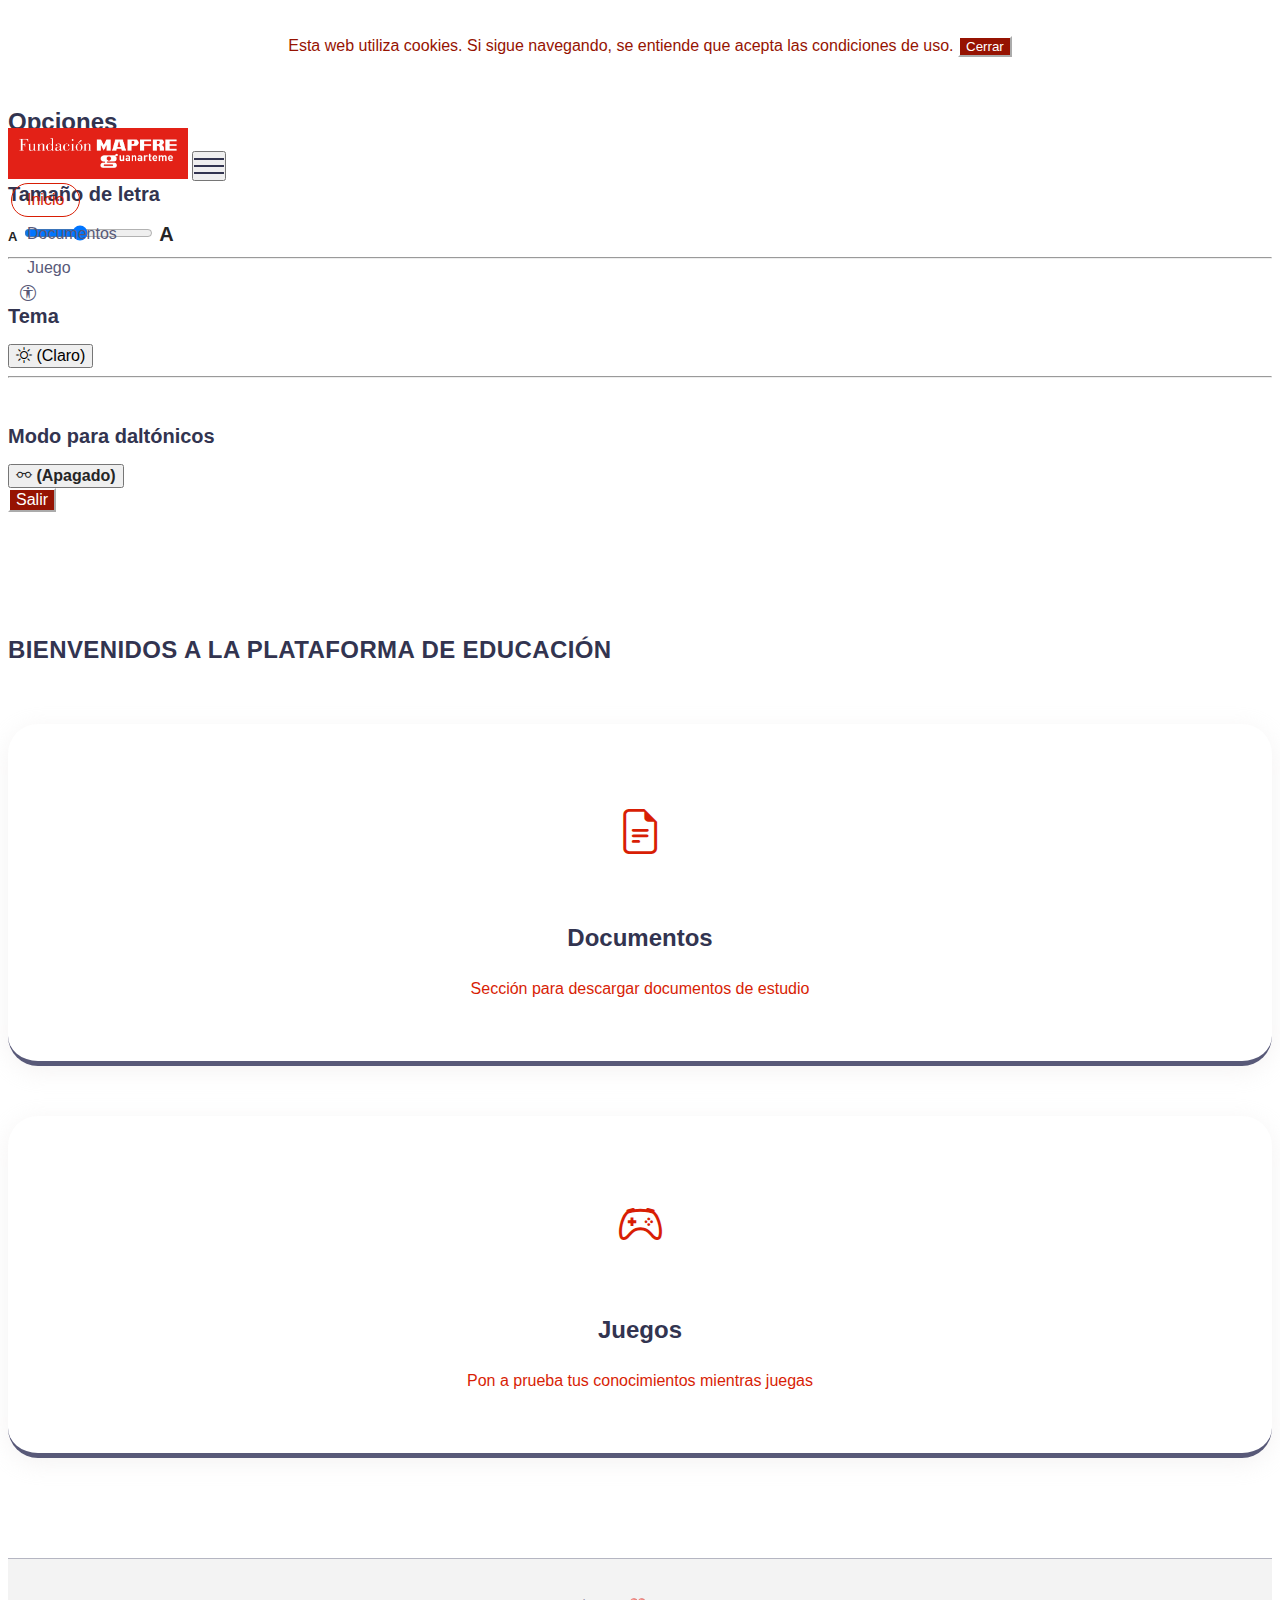
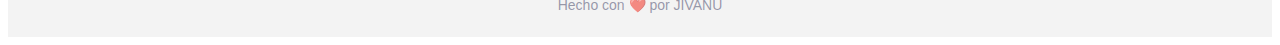
<file: index.html>
<!DOCTYPE html>
<html class="no-js" lang="es">

<head>
    <!-- Metadata -->
    <meta charset="UTF-8" />
    <meta http-equiv="Expires" content="-1">
    <meta http-equiv="Last-Modified" content="0">
    <meta http-equiv="Cache-Control" content="no-cache, mustrevalidate">
    <meta http-equiv="Pragma" content="no-cache">
    <meta http-equiv="Content-Type" content="text/html; ISO-8859-1" />
    <meta name="DC.Language" scheme="RFC1766" content="Spanish" />
    <meta name="AUTHOR" content="JIVANU Inc." />
    <meta name="REPLY-TO" content="jivanu.inc@gmail.com" />
    <meta name="DESCRIPTION"
        content="Aplicación de juego para el concurso de Gamificación de la Fundación MAPFRE Guanarteme" />
    <meta name="KEYWORDS" content="Gamificacion,mapfre,jivanu" />
    <meta name="Resource-type" content="Homepage" />
    <meta name="DateCreated" content="Fri, 15 April 2022 00:00:00 GMT+1" />
    <meta name="robots" content="NOFOLLOW" />
    <meta name="viewport" content="width=device-width, initial-scale=1.0" />
    <!-- Favicon -->
    <link rel="shortcut icon" href="./favicon.ico" />
    <!-- Title -->
    <title>Gamificación</title>
    <!-- Bootstrap 5 -->
    <link href="https://cdn.jsdelivr.net/npm/bootstrap@5.1.3/dist/css/bootstrap.min.css" rel="stylesheet"
        integrity="sha384-1BmE4kWBq78iYhFldvKuhfTAU6auU8tT94WrHftjDbrCEXSU1oBoqyl2QvZ6jIW3" crossorigin="anonymous" />
    <!-- Bootstrap Icons CDN -->
    <link rel="stylesheet" href="https://cdn.jsdelivr.net/npm/bootstrap-icons@1.9.1/font/bootstrap-icons.css">
    <!-- CSS -->
    <link rel="stylesheet" href="estilos/style.css" />
    <link rel="stylesheet" href="" id="theme" />
    <!-- CSS Colorblind -->
    <link rel="stylesheet" href="" id="colorblind_css" />
    <!-- Cookies Message -->
    <link rel="stylesheet" href="./estilos/cookiesMessage.css? 1">
    <script>
        alert("Si tiene problemas para ver el juego, por favor, recargue sin la caché.\n\n[*] Windows: Ctrl + F5\n\n[*] Mac: Cmd + Shift + R");
    </script>
</head>

<body class="d-flex flex-column min-vh-100">
    <div id="cookiesMessage"></div>
    <div id="header">
        <section id="home" class="hero-section-wrapper-5">
            <header class="header header-6">
                <div class="navbar-area">
                    <div class="container">
                        <div class="row align-items-center">
                            <div class="col-lg-12">
                                <nav class="navbar navbar-expand-lg">
                                    <a class="navbar-brand" href="https://www.fundacionmapfreguanarteme.org/"
                                        target="_blank">
                                        <img class="img-fluid" src="media/imagenes/logo.jpg"
                                            alt="Fundación MAPFRE Guanarteme" id="logo" />
                                    </a>
                                    <button class="navbar-toggler" type="button" data-bs-toggle="collapse"
                                        data-bs-target="#navbarSupportedContent6"
                                        aria-controls="navbarSupportedContent6" aria-expanded="false"
                                        aria-label="Toggle navigation">
                                        <span class="toggler-icon"></span>
                                        <span class="toggler-icon"></span>
                                        <span class="toggler-icon"></span>
                                    </button>
                                    <div class="collapse navbar-collapse sub-menu-bar" id="navbarSupportedContent6">
                                        <ul id="nav6" class="navbar-nav ms-auto">
                                            <li class="nav-item mb-1">
                                                <a href="#inicio" class="active" id="index">Inicio</a>
                                            </li>
                                            <li class="nav-item mb-1">
                                                <a href="#documentos" class="" id="documents">Documentos</a>
                                            </li>
                                            <li class="nav-item">
                                                <a href="#juego" class="" id="game">Juego</a>
                                            </li>
                                        </ul>
                                    </div>
                                    <div class="header-action d-flex">
                                        <a href="#" data-bs-toggle="modal" data-bs-target="#accesibility">
                                            <i class="bi bi-universal-access-circle"></i>
                                        </a>
                                    </div>
                                </nav>
                            </div>
                        </div>
                    </div>
                </div>
            </header>
        </section>

        <!-- Modal accesibility -->
        <div class="modal fade" id="accesibility" role="dialog" aria-labelledby="staticBackdropLabel" aria-hidden="true"
            data-bs-keyboard="true">
            <div class="modal-dialog">
                <div class="modal-content text-center" id="modal_content">
                    <div class="modal-body">
                        <div class="modal-header">
                            <h5 class="modal-title" id="staticBackdropLabel" style="font-size: 24px;">
                                Opciones
                            </h5>
                        </div>
                        <div class="modal-body black-text">
                            <h6 class="mb-3" style="font-size: 20px;">Tamaño de letra</h6>
                            <p>
                                <span class="smaller" style="font-size: 13px;">A</span>
                                <input type="range" min="13" max="20" value="16" step="1" class="slider" id="myRange"
                                    style="font-size: 16px;">
                                <span class="bigger" style="font-size: 20px;">A</span>
                                <br />
                                <output id="outputRange" style="font-size: 16px;"></output>
                            </p>
                            <hr />
                            <h6 class="mb-3" style="font-size: 20px;">Tema</h6>
                            <p>
                                <button type="button" class="btn btn-outline-dark" value="light" id="themeButton"
                                    style="font-size: 16px;">
                                    <i class="bi bi-brightness-high"></i>
                                    (Claro)
                                </button>
                            </p>
                            <hr />
                            <h6 class="mb-3" style="font-size: 20px;">Modo para daltónicos</h6>
                            <p>
                                <button type="button" class="btn btn-warning black-text-daltonic" value="0"
                                    id="daltonicButton" style="font-size: 16px;">
                                    <i class="bi bi-eyeglasses"></i> (Apagado)
                                </button>
                            </p>
                        </div>
                    </div>
                    <div class="modal-footer">
                        <button type="button" class="btn btn-primary" data-bs-dismiss="modal" id="close"
                            style="font-size: 16px;">
                            Salir
                        </button>
                    </div>
                </div>
            </div>
        </div>
    </div>
    <section id="feature" class="feature-section feature-style-5">

    </section>
    <div id="footer" class="footer footer-style-4 mt-auto">
        <footer class="footer footer-style-4 mt-auto">
            <div class="copyright-wrapper">
                <p>
                    Hecho con ❤️ por
                    <a href="https://github.com/JIVANU-Inc" target="_blank" rel="noopener noreferrer">JIVANU</a>
                </p>
            </div>
        </footer>
    </div>
    <!-- JavaScript -->
    <script charset="UTF-8" language="javascript" type="text/javascript" src="./scripts/jquery-3.6.0.min.js"></script>
    <script charset="UTF-8" language="javascript" type="text/javascript" src="./scripts/cextapi.js"></script>
    <script>
        document.write("<s" + "cript type='text/javascript'src='./scripts/main.js?" + new Date().getTime() + "'></scr" + "ipt>"); 
    </script>
    <!-- Bootstrap JS -->
    <script src="https://cdn.jsdelivr.net/npm/bootstrap@5.1.3/dist/js/bootstrap.bundle.min.js"
        integrity="sha384-ka7Sk0Gln4gmtz2MlQnikT1wXgYsOg+OMhuP+IlRH9sENBO0LRn5q+8nbTov4+1p"
        crossorigin="anonymous"></script>
</body>

</html>
</file>
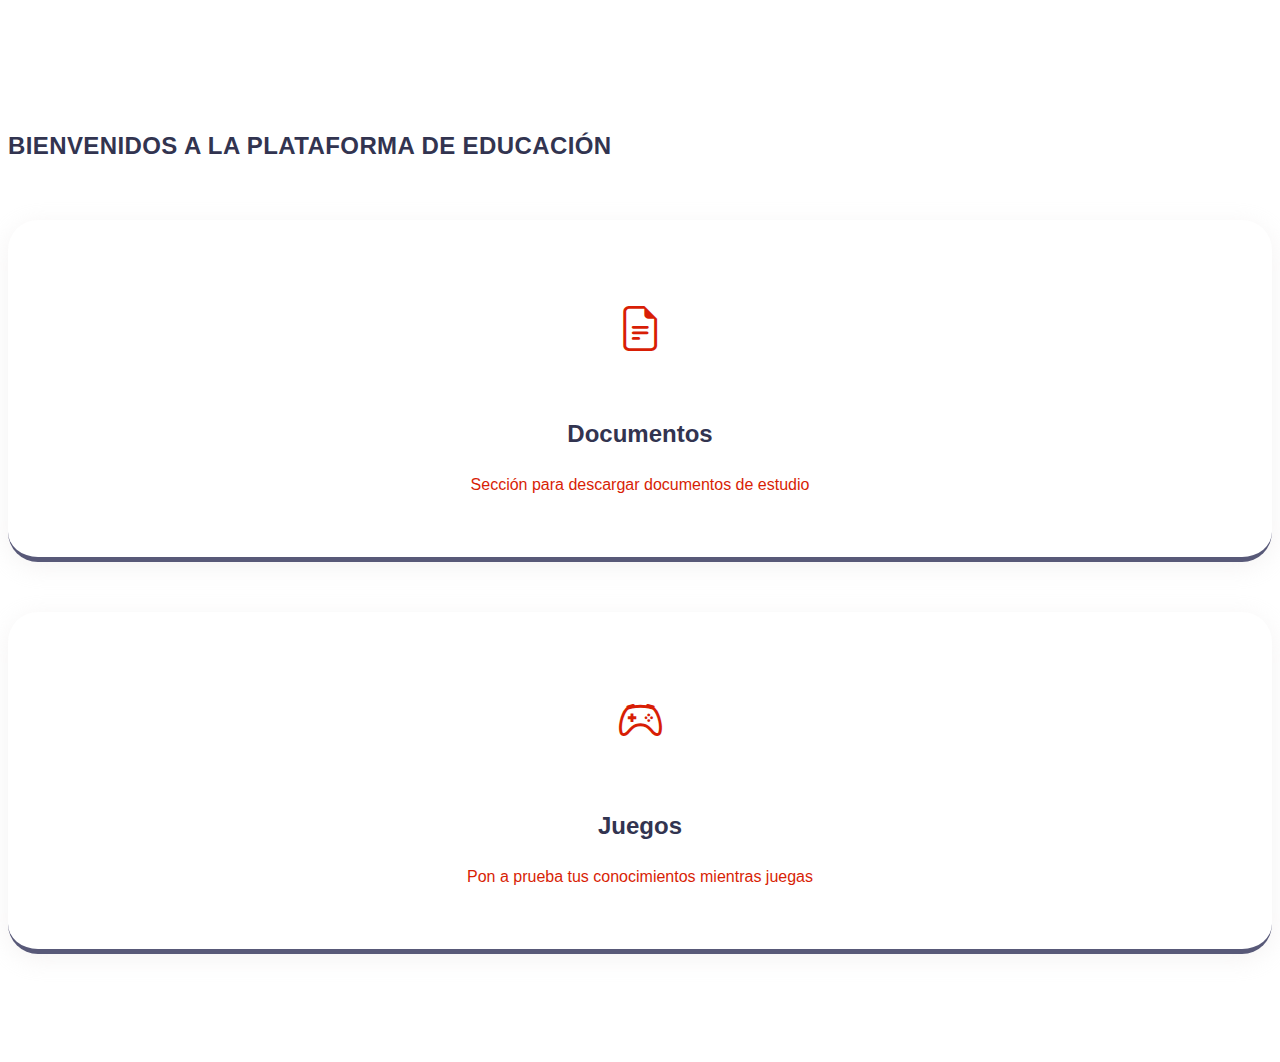
<file: files.html>
<!DOCTYPE html>
<html class="no-js" lang="es">

<head>
    <!-- Metadata -->
    <meta charset="UTF-8" />
    <meta http-equiv="Content-Type" content="text/html; ISO-8859-1" />
    <meta name="DC.Language" scheme="RFC1766" content="Spanish" />
    <meta name="AUTHOR" content="JIVANU Inc." />
    <meta name="REPLY-TO" content="jivanu.inc@gmail.com" />
    <meta name="DESCRIPTION"
        content="Aplicación de juego para el concurso de Gamificación de la Fundación MAPFRE Guanarteme" />
    <meta name="KEYWORDS" content="Gamificacion,mapfre,jivanu" />
    <meta name="Resource-type" content="Homepage" />
    <meta name="DateCreated" content="Fri, 15 April 2022 00:00:00 GMT+1" />
    <meta name="robots" content="NOFOLLOW" />
    <meta name="viewport" content="width=device-width, initial-scale=1.0" />
    <!-- Favicon -->
    <link rel="shortcut icon" href="./favicon.ico" />
    <!-- Title -->
    <title>Gamificación</title>
    <!-- Bootstrap 5 -->
    <link href="https://cdn.jsdelivr.net/npm/bootstrap@5.1.3/dist/css/bootstrap.min.css" rel="stylesheet"
        integrity="sha384-1BmE4kWBq78iYhFldvKuhfTAU6auU8tT94WrHftjDbrCEXSU1oBoqyl2QvZ6jIW3" crossorigin="anonymous" />
    <!-- Bootstrap Icons CDN -->
    <link rel="stylesheet" href="https://cdn.jsdelivr.net/npm/bootstrap-icons@1.8.1/font/bootstrap-icons.css" />
    <!-- Font Awesome Icons CDN -->
    <link rel="stylesheet" href="https://cdnjs.cloudflare.com/ajax/libs/font-awesome/5.15.2/css/all.min.css" />
    <!-- CSS -->
    <link rel="stylesheet" href="estilos/style.css" id="theme" />
    <!-- CSS Colorblind -->
    <link rel="stylesheet" href="" id="colorblind_css" />
</head>

<body class="d-flex flex-column min-vh-100">
    <div id="preloader"></div>

    <div id="header"></div>

    <section id="feature" class="feature-section feature-style-5">
        <div class="container">
            <div class="row justify-content-center">
                <div class="col-xxl-5 col-xl-5 col-lg-7 col-md-8" style="width: 700px">
                    <div class="section-title text-center mb-60">
                        <h3 class="mb-15">DOCUMENTOS DE ESTUDIO</h3>
                    </div>
                </div>
            </div>
        </div>
        <div class="row justify-content-center">
            <div class="col-auto">
                <table class="table table-responsive">
                    <thead>
                        <tr>
                            <th>Nombre del archivo</th>
                            <th>Descargar</th>
                        </tr>
                    </thead>
                    <tbody>
                        <tr>
                            <td>Seguro Combinado del Hogar</td>
                            <td class="text-center"><a class="btn btn-success"
                                    href="./documentos/seguro-combinado-del-hogar.pdf"
                                    download="seguro-combinado-del-hogar.pdf"><i class="bi bi-download"></i></a></td>
                        </tr>
                        <tr>
                            <td>Seguro de Edificio de Viviendas</td>
                            <td class="text-center"><a class="btn btn-success"
                                    href="./documentos/seguro-de-edificio-de-viviendas.pdf"
                                    download="seguro-de-edificio-de-viviendas.pdf"><i class="bi bi-download"></i></a>
                            </td>
                        </tr>
                        <tr>
                            <td>Seguro de Protección de Alquileres</td>
                            <td class="text-center"><a class="btn btn-success"
                                    href="./documentos/seguro-de-proteccion-de-alquileres.pdf"
                                    download="seguro-de-proteccion-de-alquileres.pdf"><i class="bi bi-download"></i></a>
                            </td>
                        </tr>
                        <tr>
                            <td>Seguro Multirriesgo Comercios y Autoemprendedores</td>
                            <td class="text-center"><a class="btn btn-success"
                                    href="./documentos/seguro-multirriesgo-comercios-y-autoemprendedores.pdf"
                                    download="seguro-multirriesgo-comercios-y-autoemprendedores.pdf"><i
                                        class="bi bi-download"></i></a>
                            </td>
                        </tr>
                        <tr>
                            <td>Seguro Multirriesgo Empresarial</td>
                            <td class="text-center"><a class="btn btn-success"
                                    href="./documentos/seguro-multirriesgo-empresarial.pdf"
                                    download="seguro-multirriesgo-empresarial.pdf"><i class="bi bi-download"></i></a>
                            </td>
                        </tr>
                    </tbody>
                </table>
            </div>
        </div>
    </section>

    <div id="footer" class="footer footer-style-4 mt-auto"></div>

    <!-- JavaScript -->
    <script src="./scripts/main.js"></script>
    <!-- Bootstrap JS -->
    <script src="https://cdn.jsdelivr.net/npm/bootstrap@5.1.3/dist/js/bootstrap.bundle.min.js"
        integrity="sha384-ka7Sk0Gln4gmtz2MlQnikT1wXgYsOg+OMhuP+IlRH9sENBO0LRn5q+8nbTov4+1p"
        crossorigin="anonymous"></script>
    <!-- jQuery CDN -->
    <script src="https://code.jquery.com/jquery-3.3.1.min.js"></script>
</body>

</html>
</file>
<file: estilos/style.css>
html {
    scroll-behavior: smooth;
    font-size: 16px;
    min-width: 275px;
}

body {
    font-family: "Heebo", sans-serif;
    color: #961302;
}

ul {
    margin: 0;
    padding: 0;
    list-style: none;
}

a {
    text-decoration: none;
    transition: all 0.3s ease-out 0s;
}

a:hover {
    text-decoration: none;
}

button {
    transition: all 0.3s ease-out 0s;
}

@media (max-width: 767px) {
    .container {
        padding: 0 30px;
    }
}

.preloader {
    position: fixed;
    top: 0;
    left: 0;
    display: table;
    height: 100%;
    width: 100%;
    background: #ffffff;
    z-index: 99999;
}

.preloader .loader {
    display: table-cell;
    vertical-align: middle;
    text-align: center;
}

.preloader .loader .spinner {
    position: absolute;
    left: 50%;
    top: 50%;
    width: 64px;
    margin-left: -32px;
    z-index: 18;
    pointer-events: none;
}

.preloader .loader .spinner .spinner-container {
    pointer-events: none;
    position: absolute;
    width: 100%;
    padding-bottom: 100%;
    top: 50%;
    left: 50%;
    margin-top: -50%;
    margin-left: -50%;
    animation: spinner-linspin 1568.2353ms linear infinite;
}

.preloader .loader .spinner .spinner-container .spinner-rotator {
    position: absolute;
    width: 100%;
    height: 100%;
    animation: spinner-easespin 5332ms cubic-bezier(0.4, 0, 0.2, 1) infinite
        both;
}

.preloader .loader .spinner .spinner-container .spinner-rotator .spinner-left {
    position: absolute;
    top: 0;
    left: 0;
    bottom: 0;
    overflow: hidden;
    right: 50%;
}

.preloader .loader .spinner .spinner-container .spinner-rotator .spinner-right {
    position: absolute;
    top: 0;
    right: 0;
    bottom: 0;
    overflow: hidden;
    left: 50%;
}

.preloader .loader .spinner-circle {
    box-sizing: border-box;
    position: absolute;
    width: 200%;
    height: 100%;
    border-style: solid;
    border-color: #d81e05 #d81e05 #e9e9e9;
    border-radius: 50%;
    border-width: 6px;
}

.preloader .loader .spinner-left .spinner-circle {
    left: 0;
    right: -100%;
    border-right-color: #e9e9e9;
    animation: spinner-left-spin 1333ms cubic-bezier(0.4, 0, 0.2, 1) infinite
        both;
}

.preloader .loader .spinner-right .spinner-circle {
    left: -100%;
    right: 0;
    border-left-color: #e9e9e9;
    animation: right-spin 1333ms cubic-bezier(0.4, 0, 0.2, 1) infinite both;
}

@keyframes spinner-linspin {
    to {
        transform: rotate(360deg);
    }
}

@keyframes spinner-easespin {
    12.5% {
        transform: rotate(135deg);
    }
    25% {
        transform: rotate(270deg);
    }
    37.5% {
        transform: rotate(405deg);
    }
    50% {
        transform: rotate(540deg);
    }
    62.5% {
        transform: rotate(675deg);
    }
    75% {
        transform: rotate(810deg);
    }
    87.5% {
        transform: rotate(945deg);
    }
    to {
        transform: rotate(1080deg);
    }
}

@keyframes spinner-left-spin {
    0% {
        transform: rotate(130deg);
    }
    50% {
        transform: rotate(-5deg);
    }
    to {
        transform: rotate(130deg);
    }
}

@keyframes right-spin {
    0% {
        transform: rotate(-130deg);
    }
    50% {
        transform: rotate(5deg);
    }
    to {
        transform: rotate(-130deg);
    }
}

h1,
h2,
h3,
h4,
h5,
h6,
.h1,
.h2,
.h3,
.h4,
.h5,
.h6 {
    font-weight: 700;
    color: #323450;
    margin-bottom: 0;
    font-family: "Fira Sans", sans-serif;
}

h1,
.h1 {
    font-size: 5rem;
    letter-spacing: 0.7px;
}

h2,
.h2 {
    font-size: 3.75rem;
    letter-spacing: 0.7px;
}

h3,
.h3 {
    font-size: 2.5rem;
    letter-spacing: 0.4px;
}

h4,
.h4 {
    font-size: 1.875rem;
    letter-spacing: 0.35px;
}

h5,
.h5 {
    font-size: 1.5rem;
}

h6,
.h6 {
    font-size: 1.25rem;
}

.font-weight-bold {
    font-weight: 700;
}

.font-weight-semi-bold {
    font-weight: 600;
}

.font-weight-medium {
    font-weight: 500;
}

.font-weight-regular {
    font-weight: 400;
}

.font-weight-light {
    font-weight: 300;
}

.body-font-size {
    font-size: 16px;
}

.font-size-sm {
    font-size: 14px;
}

.font-size-xs {
    font-size: 12px;
}

.caption-font-size {
    font-size: 14px;
}

p {
    font-size: 1rem;
    line-height: 24px;
    margin-bottom: 0px;
}

.button {
    height: 44px;
    font-size: 18px;
    font-weight: 500;
    box-sizing: border-box;
    line-height: 1;
    display: inline-flex;
    justify-content: center;
    align-items: center;
    background: #d81e05;
    color: #ffffff;
    border: 1px solid transparent;
    position: relative;
    z-index: 1;
    padding: 0 25px;
    overflow: hidden;
}

.button i {
    padding-left: 20px;
}

.button::before {
    content: "";
    position: absolute;
    top: 50%;
    left: 50%;
    width: 0;
    height: 0;
    padding: 50%;
    border-radius: 50%;
    margin: auto;
    background: rgba(0, 0, 0, 0.1);
    z-index: -1;
    transition: all 0.4s linear;
    transform: translate3d(-50%, -50%, 0) scale(0);
}

.button:hover {
    color: #ffffff;
}

.button:hover::before {
    transform: translate3d(-50%, -50%, 0) scale(1.5);
}

.button.border-button {
    background: transparent;
    color: #d81e05;
    border-color: #d81e05;
}

.button.border-button::before {
    background: rgba(216, 30, 5, 0.16);
}

.button-lg {
    height: 64px;
}

.button-sm {
    height: 34px;
    font-size: 16px;
    font-weight: 400;
}

.header {
    background: #ffffff;
}

@media only screen and (min-width: 768px) and (max-width: 991px) {
    .header.header-6 .header-action {
        position: absolute;
        right: 60px;
    }
}

@media (max-width: 767px) {
    .header.header-6 .header-action {
        position: absolute;
        right: 60px;
    }
}

.header.header-6 .header-action a {
    font-size: 16px;
    color: #585978;
    padding: 12px;
}

.header.header-6 .navbar {
    padding: 20px 0;
    border-radius: 0px;
    position: relative;
    transition: all 0.3s ease-out 0s;
}

@media only screen and (min-width: 768px) and (max-width: 991px) {
    .header.header-6 .navbar {
        padding: 17px 0;
    }
}

@media (max-width: 767px) {
    .header.header-6 .navbar {
        padding: 17px 0;
    }
}

.header.header-6 .navbar-brand {
    padding: 0;
}

.header.header-6 .navbar-brand img {
    max-width: 180px;
}

.header.header-6 .navbar-toggler {
    padding: 0;
}

.header.header-6 .navbar-toggler:focus {
    outline: none;
    box-shadow: none;
}

.header.header-6 .navbar-toggler .toggler-icon {
    width: 30px;
    height: 2px;
    background-color: #323450;
    display: block;
    margin: 5px 0;
    position: relative;
    transition: all 0.3s ease-out 0s;
}

.header.header-6 .navbar-toggler.active .toggler-icon:nth-of-type(1) {
    transform: rotate(45deg);
    top: 7px;
}

.header.header-6 .navbar-toggler.active .toggler-icon:nth-of-type(2) {
    opacity: 0;
}

.header.header-6 .navbar-toggler.active .toggler-icon:nth-of-type(3) {
    transform: rotate(135deg);
    top: -7px;
}

@media only screen and (min-width: 768px) and (max-width: 991px) {
    .header.header-6 .navbar-collapse {
        position: absolute;
        top: 100%;
        left: 0;
        width: 100%;
        background-color: #ffffff;
        z-index: 9;
        box-shadow: 0px 15px 20px 0px rgba(0, 0, 0, 0.1);
        padding: 5px 12px;
    }
}

@media (max-width: 767px) {
    .header.header-6 .navbar-collapse {
        position: absolute;
        top: 100%;
        left: 0;
        width: 100%;
        background-color: #ffffff;
        z-index: 9;
        box-shadow: 0px 15px 20px 0px rgba(50, 52, 80, 0.1);
        padding: 5px 12px;
    }
}

.header.header-6 .navbar-nav .nav-item {
    position: relative;
}

.header.header-6 .navbar-nav .nav-item a {
    font-size: 1rem;
    font-weight: 500;
    color: #585978;
    transition: all 0.3s ease-out 0s;
    padding: 7px 15px;
    margin: 0 3px;
    position: relative;
    display: inline-block;
    z-index: 1;
    border: 1px solid transparent;
    border-radius: 30px;
}

@media only screen and (min-width: 768px) and (max-width: 991px) {
    .header.header-6 .navbar-nav .nav-item a {
        display: inline-block;
        padding: 6px 20px;
        color: #323450;
    }
}

@media (max-width: 767px) {
    .header.header-6 .navbar-nav .nav-item a {
        display: inline-block;
        padding: 6px 20px;
        color: #323450;
    }
}

.header.header-6 .navbar-nav .nav-item a:hover,
.header.header-6 .navbar-nav .nav-item a.active {
    color: #d81e05;
    border-color: #d81e05;
}

.header.header-6 .navbar-nav .nav-item:hover .sub-menu {
    top: 100%;
    opacity: 1;
    visibility: visible;
}

@media only screen and (min-width: 768px) and (max-width: 991px) {
    .header.header-6 .navbar-nav .nav-item:hover .sub-menu {
        top: 0;
    }
}

@media (max-width: 767px) {
    .header.header-6 .navbar-nav .nav-item:hover .sub-menu {
        top: 0;
    }
}

.header.header-6 .navbar-nav .nav-item .sub-menu {
    width: 200px;
    background-color: #ffffff;
    box-shadow: 0px 0px 20px 0px rgba(0, 0, 0, 0.1);
    position: absolute;
    top: 110%;
    left: 0;
    opacity: 0;
    visibility: hidden;
    transition: all 0.3s ease-out 0s;
}

@media only screen and (min-width: 768px) and (max-width: 991px) {
    .header.header-6 .navbar-nav .nav-item .sub-menu {
        position: relative;
        width: 100%;
        top: 0;
        display: none;
        opacity: 1;
        visibility: visible;
    }
}

@media (max-width: 767px) {
    .header.header-6 .navbar-nav .nav-item .sub-menu {
        position: relative;
        width: 100%;
        top: 0;
        display: none;
        opacity: 1;
        visibility: visible;
    }
}

.header.header-6 .navbar-nav .nav-item .sub-menu li {
    display: block;
}

.header.header-6 .navbar-nav .nav-item .sub-menu li a {
    display: block;
    padding: 8px 20px;
    color: #000000;
}

.header.header-6 .navbar-nav .nav-item .sub-menu li a.active,
.header.header-6 .navbar-nav .nav-item .sub-menu li a:hover {
    padding-left: 25px;
    color: #d81e05;
}

.header.header-6 .navbar-nav .sub-nav-toggler {
    display: none;
}

@media only screen and (min-width: 768px) and (max-width: 991px) {
    .header.header-6 .navbar-nav .sub-nav-toggler {
        display: block;
        position: absolute;
        right: 0;
        top: 0;
        background: none;
        color: #000000;
        font-size: 18px;
        border: 0;
        width: 30px;
        height: 30px;
    }
}

@media (max-width: 767px) {
    .header.header-6 .navbar-nav .sub-nav-toggler {
        display: block;
        position: absolute;
        right: 0;
        top: 0;
        background: none;
        color: #000000;
        font-size: 18px;
        border: 0;
        width: 30px;
        height: 30px;
    }
}

.header.header-6 .navbar-nav .sub-nav-toggler span {
    width: 8px;
    height: 8px;
    border-left: 1px solid #000000;
    border-bottom: 1px solid #000000;
    transform: rotate(-45deg);
    position: relative;
    top: -5px;
}

.hero-section-wrapper-5 {
    background: #ffffff;
    position: relative;
}

.hero-section-wrapper-5 .header {
    position: absolute;
    width: 100%;
    top: 0;
    left: 0;
    z-index: 2;
    background: transparent;
}

.hero-section-wrapper-5 .header.sticky {
    position: fixed;
    top: 0;
    left: 0;
    width: 100%;
    z-index: 2;
    background: #ffffff;
    box-shadow: 0px 0px 5px rgba(0, 0, 0, 0.1);
}

.hero-section-wrapper-5 .hero-style-5 {
    position: relative;
    z-index: 1;
    padding: 270px 0 140px;
}

@media only screen and (min-width: 1200px) and (max-width: 1399px) {
    .hero-section-wrapper-5 .hero-style-5 {
        padding: 120px 0 50px;
    }
}

@media only screen and (min-width: 992px) and (max-width: 1199px) {
    .hero-section-wrapper-5 .hero-style-5 {
        padding: 120px 0 50px;
    }
}

@media only screen and (min-width: 768px) and (max-width: 991px) {
    .hero-section-wrapper-5 .hero-style-5 {
        padding: 70px 0 30px;
    }
}

@media (max-width: 767px) {
    .hero-section-wrapper-5 .hero-style-5 {
        padding: 50px 0 0px;
    }
}

.hero-section-wrapper-5 .hero-style-5 .hero-content-wrapper {
    padding: 100px 0;
}

@media only screen and (min-width: 768px) and (max-width: 991px) {
    .hero-section-wrapper-5 .hero-style-5 .hero-content-wrapper {
        padding-bottom: 50px;
    }
}

@media (max-width: 350px) {
    .navbar-brand img{
        width: 100px;
    }
}

@media (min-width: 280px) {
    .header-action {
        margin-right: -22px;
    }

    h3 {
        font-size: 1.5rem;
    }
}

@media (max-width: 767px) {
    .hero-section-wrapper-5 .hero-style-5 .hero-content-wrapper {
        padding-bottom: 50px;
    }
}

.hero-section-wrapper-5 .hero-style-5 .hero-content-wrapper h2 {
    margin-bottom: 30px;
}

@media only screen and (min-width: 1200px) and (max-width: 1399px) {
    .hero-section-wrapper-5 .hero-style-5 .hero-content-wrapper h2 {
        font-size: 55px;
        line-height: 65px;
    }
}

@media only screen and (min-width: 992px) and (max-width: 1199px) {
    .hero-section-wrapper-5 .hero-style-5 .hero-content-wrapper h2 {
        font-size: 47px;
        line-height: 58px;
    }
}

@media (max-width: 767px) {
    .hero-section-wrapper-5 .hero-style-5 .hero-content-wrapper h2 {
        font-size: 40px;
        line-height: 50px;
    }
}

@media only screen and (min-width: 575px) and (max-width: 767px) {
    .hero-section-wrapper-5 .hero-style-5 .hero-content-wrapper h2 {
        font-size: 47px;
        line-height: 58px;
    }
}

@media only screen and (min-width: 1400px) {
    .hero-section-wrapper-5 .hero-style-5 .hero-content-wrapper p {
        padding-right: 100px;
    }
}

@media only screen and (min-width: 1200px) and (max-width: 1399px) {
    .hero-section-wrapper-5 .hero-style-5 .hero-content-wrapper p {
        padding-right: 100px;
    }
}

@media only screen and (min-width: 992px) and (max-width: 1199px) {
    .hero-section-wrapper-5 .hero-style-5 .hero-content-wrapper p {
        padding-right: 30px;
    }
}

@media only screen and (min-width: 768px) and (max-width: 991px) {
    .hero-section-wrapper-5 .hero-style-5 .hero-content-wrapper p {
        padding-right: 100px;
    }
}

.feature-style-5 {
    background: #ffffff;
    padding: 100px 0 50px;
}

.feature-style-5 .single-feature {
    padding: 60px 35px;
    border-radius: 30px;
    margin-bottom: 50px;
    box-shadow: 0px 5px 25px rgba(218, 211, 211, 0.3);
    text-align: center;
    border-bottom: 5px solid #585978;
    transition: all 0.3s ease-out 0s;
}

.feature-style-5 .single-feature:hover {
    border-color: #d81e05;
    box-shadow: 0px 8px 25px rgba(216, 30, 5, 0.35);
}

.feature-style-5 .single-feature .icon {
    color: #d81e05;
    font-size: 45px;
    display: flex;
    justify-content: center;
    align-items: center;
    margin: auto;
    margin-bottom: 20px;
    position: relative;
    width: 110px;
    height: 100px;
    z-index: 1;
}

.feature-style-5 .single-feature .icon svg {
    position: absolute;
    top: 0;
    left: 0;
    z-index: -1;
}

.feature-style-5 .single-feature .content h5 {
    font-weight: 600;
    margin-bottom: 25px;
}

.feature-style-5 .single-feature p {
    text-decoration: none;
    color: #d81e05;
}

.footer-style-4 {
    background: #f3f3f3;
}

.footer-style-4 .widget-wrapper .footer-widget {
    margin-bottom: 50px;
}

.footer-style-4 .widget-wrapper .footer-widget .logo {
    margin-bottom: 30px;
}

.footer-style-4 .widget-wrapper .footer-widget p.desc {
    margin-bottom: 30px;
}

.footer-style-4 .widget-wrapper .footer-widget .socials {
    justify-content: flex-start;
}

.footer-style-4 .widget-wrapper .footer-widget .socials li a {
    background: rgba(47, 128, 237, 0.4);
    margin: 0;
    margin-right: 10px;
    width: 44px;
    height: 44px;
    font-size: 20px;
}

.footer-style-4 .widget-wrapper .footer-widget .socials li a:hover {
    background: #d81e05;
}

.footer-style-4 .widget-wrapper .footer-widget h6 {
    font-weight: 600;
    color: #585978;
    margin-bottom: 35px;
    margin-top: 10px;
}

.footer-style-4 .widget-wrapper .footer-widget .links li a {
    font-size: 16px;
    line-height: 32px;
    color: #585978;
}

.footer-style-4 .widget-wrapper .footer-widget .links li a:hover {
    color: #d81e05;
}

.footer-style-4 .widget-wrapper .footer-widget .download-app li a {
    display: inline-flex;
    align-items: center;
    padding: 12px 18px;
    border-radius: 5px;
    background: #ffffff;
    max-width: 200px;
    width: 100%;
    margin-bottom: 12px;
}

.footer-style-4 .widget-wrapper .footer-widget .download-app li a .icon {
    font-size: 35px;
    color: #323450;
    margin-right: 12px;
}

.footer-style-4 .widget-wrapper .footer-widget .download-app li a .text {
    font-size: 14px;
    font-weight: 500;
    color: #585978;
}

.footer-style-4 .widget-wrapper .footer-widget .download-app li a .text b {
    display: block;
    font-size: 20px;
    font-weight: 700;
    font-family: "Fira Sans", sans-serif;
    color: #323450;
}

.footer-style-4 .copyright-wrapper {
    border-top: 1px solid rgba(88, 89, 120, 0.4);
    padding: 20px 0;
}

.footer-style-4 .copyright-wrapper p {
    font-size: 14px;
    font-weight: 500;
    text-align: center;
    color: rgba(88, 89, 120, 0.6);
}

.footer-style-4 .copyright-wrapper p a {
    color: inherit;
}

.footer-style-4 .copyright-wrapper p a:hover {
    color: #d81e05;
}

.footer-style-4.footer-dark {
    background: #323450;
}

.footer-style-4.footer-dark .widget-wrapper .footer-widget p {
    color: #ffffff;
}

.footer-style-4.footer-dark .widget-wrapper .footer-widget h6 {
    color: #ffffff;
}

.footer-style-4.footer-dark .widget-wrapper .footer-widget .socials li a {
    background: rgba(255, 255, 255, 0.1);
}

.footer-style-4.footer-dark .widget-wrapper .footer-widget .socials li a:hover {
    background: #d81e05;
}

.footer-style-4.footer-dark .widget-wrapper .footer-widget .links li a {
    color: #ffffff;
}

.footer-style-4.footer-dark .widget-wrapper .footer-widget .links li a:hover {
    color: #d81e05;
}

.footer-style-4.footer-dark .copyright-wrapper p {
    color: rgba(255, 255, 255, 0.8);
}

.btn-primary {
    background-color: #961302;
    border-color: #fff;
    color: #fff;
}

.btn-primary:hover {
    background-color: #fff;
    border-color: #961302;
    color: #961302;
}

/* Accessibility modal buttons */
.dark-to-light:hover {
    background: #fff;
    color: #212529;
}

.black-text {
    color: #252525;
    font-weight: bold;
}

.black-text-daltonic {
    color: #252525;
    font-weight: bold;
}

.smaller {
    font-size: 13px;
}

.bigger {
    font-size: 20px;
}

.radius-3 {
    border-radius: 3px;
}

.radius-10 {
    border-radius: 10px;
}

.radius-30 {
    border-radius: 30px;
}

.radius-50 {
    border-radius: 50px;
}

.radius-full {
    border-radius: 50%;
}

.radius-10-0 {
    border-radius: 10px 0px;
}

.mt-6 {
    margin-top: 6px;
}

.mt-5 {
    margin-top: 5px;
}

.mt-10 {
    margin-top: 10px;
}

.mt-15 {
    margin-top: 15px;
}

.mt-20 {
    margin-top: 20px;
}

.mt-25 {
    margin-top: 25px;
}

.mt-30 {
    margin-top: 30px;
}

.mt-35 {
    margin-top: 35px;
}

.mt-40 {
    margin-top: 40px;
}

.mt-45 {
    margin-top: 45px;
}

.mt-50 {
    margin-top: 50px;
}

.mt-55 {
    margin-top: 55px;
}

.mt-60 {
    margin-top: 60px;
}

.mt-65 {
    margin-top: 65px;
}

.mt-70 {
    margin-top: 70px;
}

.mt-75 {
    margin-top: 75px;
}

.mt-80 {
    margin-top: 80px;
}

.mt-85 {
    margin-top: 85px;
}

.mt-90 {
    margin-top: 90px;
}

.mt-95 {
    margin-top: 95px;
}

.mt-100 {
    margin-top: 100px;
}

.mt-105 {
    margin-top: 105px;
}

.mt-110 {
    margin-top: 110px;
}

.mt-115 {
    margin-top: 115px;
}

.mt-120 {
    margin-top: 120px;
}

.mt-125 {
    margin-top: 125px;
}

.mt-130 {
    margin-top: 130px;
}

.mt-135 {
    margin-top: 135px;
}

.mt-140 {
    margin-top: 140px;
}

.mt-145 {
    margin-top: 145px;
}

.mt-150 {
    margin-top: 150px;
}

.mt-155 {
    margin-top: 155px;
}

.mt-160 {
    margin-top: 160px;
}

.mt-165 {
    margin-top: 165px;
}

.mt-170 {
    margin-top: 170px;
}

.mt-175 {
    margin-top: 175px;
}

.mt-180 {
    margin-top: 180px;
}

.mt-185 {
    margin-top: 185px;
}

.mt-190 {
    margin-top: 190px;
}

.mt-195 {
    margin-top: 195px;
}

.mt-200 {
    margin-top: 200px;
}

.mt-205 {
    margin-top: 205px;
}

.mt-210 {
    margin-top: 210px;
}

.mt-215 {
    margin-top: 215px;
}

.mt-220 {
    margin-top: 220px;
}

.mt-225 {
    margin-top: 225px;
}

.mb-6 {
    margin-bottom: 6px;
}

.mb-5 {
    margin-bottom: 5px;
}

.mb-10 {
    margin-bottom: 10px;
}

.mb-15 {
    margin-bottom: 15px;
}

.mb-20 {
    margin-bottom: 20px;
}

.mb-25 {
    margin-bottom: 25px;
}

.mb-30 {
    margin-bottom: 30px;
}

.mb-35 {
    margin-bottom: 35px;
}

.mb-40 {
    margin-bottom: 40px;
}

.mb-45 {
    margin-bottom: 45px;
}

.mb-50 {
    margin-bottom: 50px;
}

.mb-55 {
    margin-bottom: 55px;
}

.mb-60 {
    margin-bottom: 60px;
}

.mb-65 {
    margin-bottom: 65px;
}

.mb-70 {
    margin-bottom: 70px;
}

.mb-75 {
    margin-bottom: 75px;
}

.mb-80 {
    margin-bottom: 80px;
}

.mb-85 {
    margin-bottom: 85px;
}

.mb-90 {
    margin-bottom: 90px;
}

.mb-95 {
    margin-bottom: 95px;
}

.mb-100 {
    margin-bottom: 100px;
}

.mb-105 {
    margin-bottom: 105px;
}

.mb-110 {
    margin-bottom: 110px;
}

.mb-115 {
    margin-bottom: 115px;
}

.mb-120 {
    margin-bottom: 120px;
}

.mb-125 {
    margin-bottom: 125px;
}

.mb-130 {
    margin-bottom: 130px;
}

.mb-135 {
    margin-bottom: 135px;
}

.mb-140 {
    margin-bottom: 140px;
}

.mb-145 {
    margin-bottom: 145px;
}

.mb-150 {
    margin-bottom: 150px;
}

.mb-155 {
    margin-bottom: 155px;
}

.mb-160 {
    margin-bottom: 160px;
}

.mb-165 {
    margin-bottom: 165px;
}

.mb-170 {
    margin-bottom: 170px;
}

.mb-175 {
    margin-bottom: 175px;
}

.mb-180 {
    margin-bottom: 180px;
}

.mb-185 {
    margin-bottom: 185px;
}

.mb-190 {
    margin-bottom: 190px;
}

.mb-195 {
    margin-bottom: 195px;
}

.mb-200 {
    margin-bottom: 200px;
}

.mb-205 {
    margin-bottom: 205px;
}

.mb-210 {
    margin-bottom: 210px;
}

.mb-215 {
    margin-bottom: 215px;
}

.mb-220 {
    margin-bottom: 220px;
}

.mb-225 {
    margin-bottom: 225px;
}

.ml-6 {
    margin-left: 6px;
}

.ml-5 {
    margin-left: 5px;
}

.ml-10 {
    margin-left: 10px;
}

.ml-15 {
    margin-left: 15px;
}

.ml-20 {
    margin-left: 20px;
}

.ml-25 {
    margin-left: 25px;
}

.ml-30 {
    margin-left: 30px;
}

.ml-35 {
    margin-left: 35px;
}

.ml-40 {
    margin-left: 40px;
}

.ml-45 {
    margin-left: 45px;
}

.ml-50 {
    margin-left: 50px;
}

.ml-55 {
    margin-left: 55px;
}

.ml-60 {
    margin-left: 60px;
}

.ml-65 {
    margin-left: 65px;
}

.ml-70 {
    margin-left: 70px;
}

.ml-75 {
    margin-left: 75px;
}

.ml-80 {
    margin-left: 80px;
}

.ml-85 {
    margin-left: 85px;
}

.ml-90 {
    margin-left: 90px;
}

.ml-95 {
    margin-left: 95px;
}

.ml-100 {
    margin-left: 100px;
}

.mr-6 {
    margin-right: 6px;
}

.mr-5 {
    margin-right: 5px;
}

.mr-10 {
    margin-right: 10px;
}

.mr-15 {
    margin-right: 15px;
}

.mr-20 {
    margin-right: 20px;
}

.mr-25 {
    margin-right: 25px;
}

.mr-30 {
    margin-right: 30px;
}

.mr-35 {
    margin-right: 35px;
}

.mr-40 {
    margin-right: 40px;
}

.mr-45 {
    margin-right: 45px;
}

.mr-50 {
    margin-right: 50px;
}

.mr-55 {
    margin-right: 55px;
}

.mr-60 {
    margin-right: 60px;
}

.mr-65 {
    margin-right: 65px;
}

.mr-70 {
    margin-right: 70px;
}

.mr-75 {
    margin-right: 75px;
}

.mr-80 {
    margin-right: 80px;
}

.mr-85 {
    margin-right: 85px;
}

.mr-90 {
    margin-right: 90px;
}

.mr-95 {
    margin-right: 95px;
}

.mr-100 {
    margin-right: 100px;
}

.pt-6 {
    padding-top: 6px;
}

.pt-5 {
    padding-top: 5px;
}

.pt-10 {
    padding-top: 10px;
}

.pt-15 {
    padding-top: 15px;
}

.pt-20 {
    padding-top: 20px;
}

.pt-25 {
    padding-top: 25px;
}

.pt-30 {
    padding-top: 30px;
}

.pt-35 {
    padding-top: 35px;
}

.pt-40 {
    padding-top: 40px;
}

.pt-45 {
    padding-top: 45px;
}

.pt-50 {
    padding-top: 50px;
}

.pt-55 {
    padding-top: 55px;
}

.pt-60 {
    padding-top: 60px;
}

.pt-65 {
    padding-top: 65px;
}

.pt-70 {
    padding-top: 70px;
}

.pt-75 {
    padding-top: 75px;
}

.pt-80 {
    padding-top: 80px;
}

.pt-85 {
    padding-top: 85px;
}

.pt-90 {
    padding-top: 90px;
}

.pt-95 {
    padding-top: 95px;
}

.pt-100 {
    padding-top: 100px;
}

.pt-105 {
    padding-top: 105px;
}

.pt-110 {
    padding-top: 110px;
}

.pt-115 {
    padding-top: 115px;
}

.pt-120 {
    padding-top: 120px;
}

.pt-125 {
    padding-top: 125px;
}

.pt-130 {
    padding-top: 130px;
}

.pt-135 {
    padding-top: 135px;
}

.pt-140 {
    padding-top: 140px;
}

.pt-145 {
    padding-top: 145px;
}

.pt-150 {
    padding-top: 150px;
}

.pt-155 {
    padding-top: 155px;
}

.pt-160 {
    padding-top: 160px;
}

.pt-165 {
    padding-top: 165px;
}

.pt-170 {
    padding-top: 170px;
}

.pt-175 {
    padding-top: 175px;
}

.pt-180 {
    padding-top: 180px;
}

.pt-185 {
    padding-top: 185px;
}

.pt-190 {
    padding-top: 190px;
}

.pt-195 {
    padding-top: 195px;
}

.pt-200 {
    padding-top: 200px;
}

.pt-205 {
    padding-top: 205px;
}

.pt-210 {
    padding-top: 210px;
}

.pt-215 {
    padding-top: 215px;
}

.pt-220 {
    padding-top: 220px;
}

.pt-225 {
    padding-top: 225px;
}

.pb-6 {
    padding-bottom: 6px;
}

.pb-5 {
    padding-bottom: 5px;
}

.pb-10 {
    padding-bottom: 10px;
}

.pb-15 {
    padding-bottom: 15px;
}

.pb-20 {
    padding-bottom: 20px;
}

.pb-25 {
    padding-bottom: 25px;
}

.pb-30 {
    padding-bottom: 30px;
}

.pb-35 {
    padding-bottom: 35px;
}

.pb-40 {
    padding-bottom: 40px;
}

.pb-45 {
    padding-bottom: 45px;
}

.pb-50 {
    padding-bottom: 50px;
}

.pb-55 {
    padding-bottom: 55px;
}

.pb-60 {
    padding-bottom: 60px;
}

.pb-65 {
    padding-bottom: 65px;
}

.pb-70 {
    padding-bottom: 70px;
}

.pb-75 {
    padding-bottom: 75px;
}

.pb-80 {
    padding-bottom: 80px;
}

.pb-85 {
    padding-bottom: 85px;
}

.pb-90 {
    padding-bottom: 90px;
}

.pb-95 {
    padding-bottom: 95px;
}

.pb-100 {
    padding-bottom: 100px;
}

.pb-105 {
    padding-bottom: 105px;
}

.pb-110 {
    padding-bottom: 110px;
}

.pb-115 {
    padding-bottom: 115px;
}

.pb-120 {
    padding-bottom: 120px;
}

.pb-125 {
    padding-bottom: 125px;
}

.pb-130 {
    padding-bottom: 130px;
}

.pb-135 {
    padding-bottom: 135px;
}

.pb-140 {
    padding-bottom: 140px;
}

.pb-145 {
    padding-bottom: 145px;
}

.pb-150 {
    padding-bottom: 150px;
}

.pb-155 {
    padding-bottom: 155px;
}

.pb-160 {
    padding-bottom: 160px;
}

.pb-165 {
    padding-bottom: 165px;
}

.pb-170 {
    padding-bottom: 170px;
}

.pb-175 {
    padding-bottom: 175px;
}

.pb-180 {
    padding-bottom: 180px;
}

.pb-185 {
    padding-bottom: 185px;
}

.pb-190 {
    padding-bottom: 190px;
}

.pb-195 {
    padding-bottom: 195px;
}

.pb-200 {
    padding-bottom: 200px;
}

.pb-205 {
    padding-bottom: 205px;
}

.pb-210 {
    padding-bottom: 210px;
}

.pb-215 {
    padding-bottom: 215px;
}

.pb-220 {
    padding-bottom: 220px;
}

.pb-225 {
    padding-bottom: 225px;
}

.pl-6 {
    padding-left: 6px;
}

.pl-5 {
    padding-left: 5px;
}

.pl-10 {
    padding-left: 10px;
}

.pl-15 {
    padding-left: 15px;
}

.pl-20 {
    padding-left: 20px;
}

.pl-25 {
    padding-left: 25px;
}

.pl-30 {
    padding-left: 30px;
}

.pl-35 {
    padding-left: 35px;
}

.pl-40 {
    padding-left: 40px;
}

.pl-45 {
    padding-left: 45px;
}

.pl-50 {
    padding-left: 50px;
}

.pl-55 {
    padding-left: 55px;
}

.pl-60 {
    padding-left: 60px;
}

.pl-65 {
    padding-left: 65px;
}

.pl-70 {
    padding-left: 70px;
}

.pl-75 {
    padding-left: 75px;
}

.pl-80 {
    padding-left: 80px;
}

.pl-85 {
    padding-left: 85px;
}

.pl-90 {
    padding-left: 90px;
}

.pl-95 {
    padding-left: 95px;
}

.pl-100 {
    padding-left: 100px;
}

.pr-6 {
    padding-right: 6px;
}

.pr-5 {
    padding-right: 5px;
}

.pr-10 {
    padding-right: 10px;
}

.pr-15 {
    padding-right: 15px;
}

.pr-20 {
    padding-right: 20px;
}

.pr-25 {
    padding-right: 25px;
}

.pr-30 {
    padding-right: 30px;
}

.pr-35 {
    padding-right: 35px;
}

.pr-40 {
    padding-right: 40px;
}

.pr-45 {
    padding-right: 45px;
}

.pr-50 {
    padding-right: 50px;
}

.pr-55 {
    padding-right: 55px;
}

.pr-60 {
    padding-right: 60px;
}

.pr-65 {
    padding-right: 65px;
}

.pr-70 {
    padding-right: 70px;
}

.pr-75 {
    padding-right: 75px;
}

.pr-80 {
    padding-right: 80px;
}

.pr-85 {
    padding-right: 85px;
}

.pr-90 {
    padding-right: 90px;
}

.pr-95 {
    padding-right: 95px;
}

.pr-100 {
    padding-right: 100px;
}
</file>
<file: estilos/cookiesMessage.css>
.cookie-message {
    position: static;
    top: 0;
    left: 0;
    width: 100%;
    padding: 10px;
    text-align: center;
}

.cursor-pointer {
    cursor: pointer;
}
</file>
